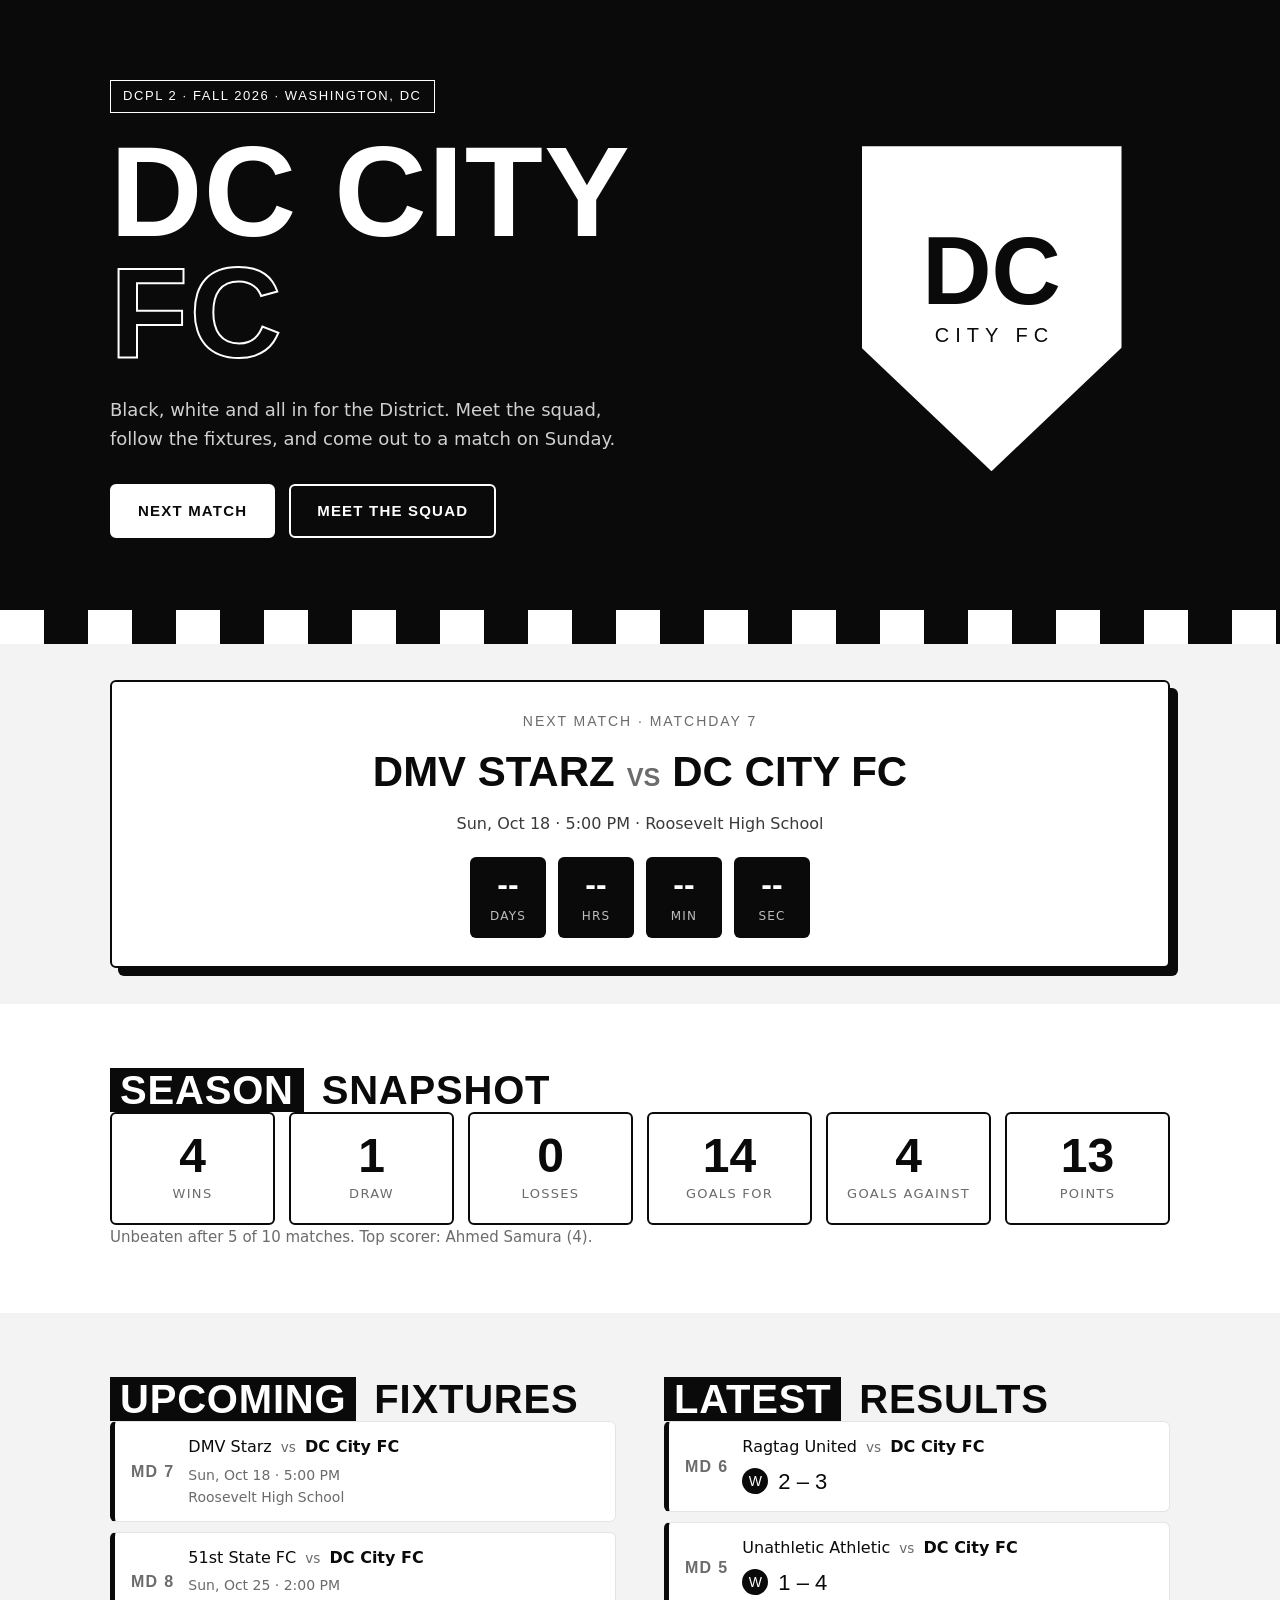
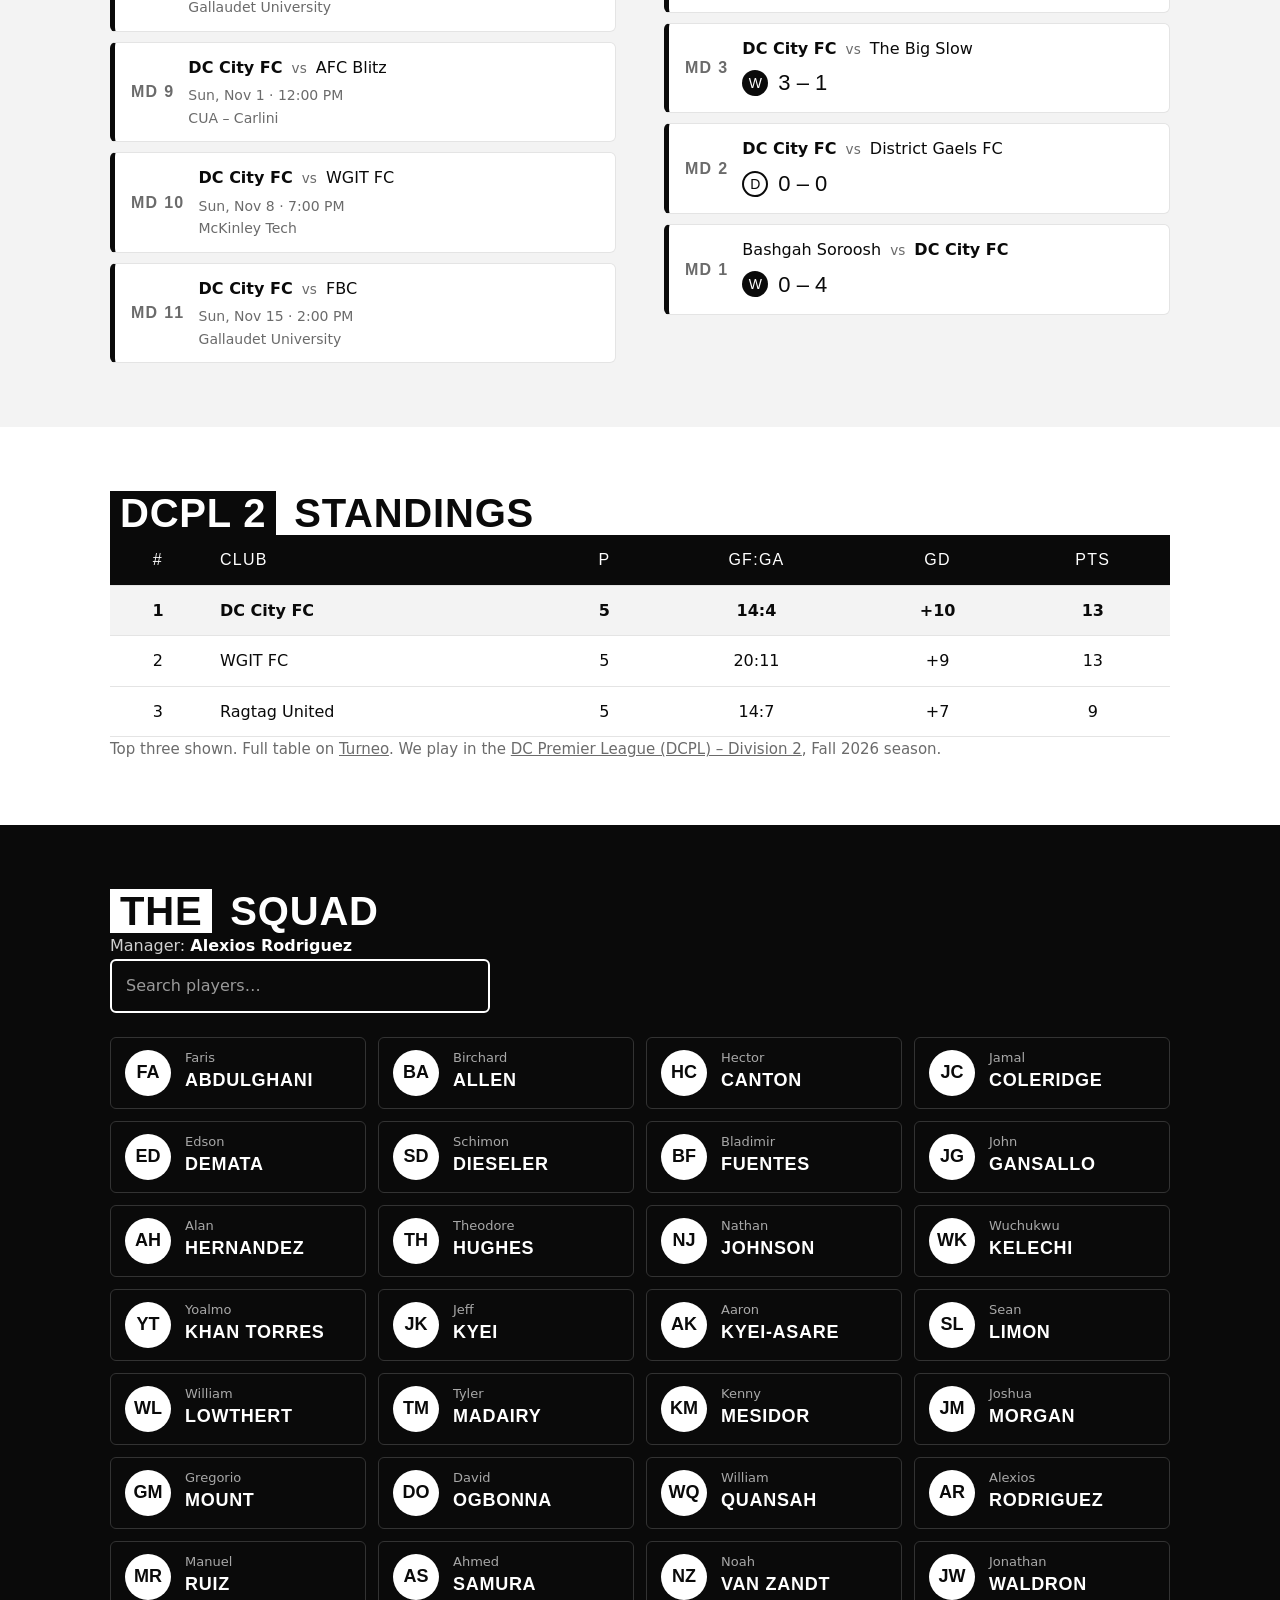
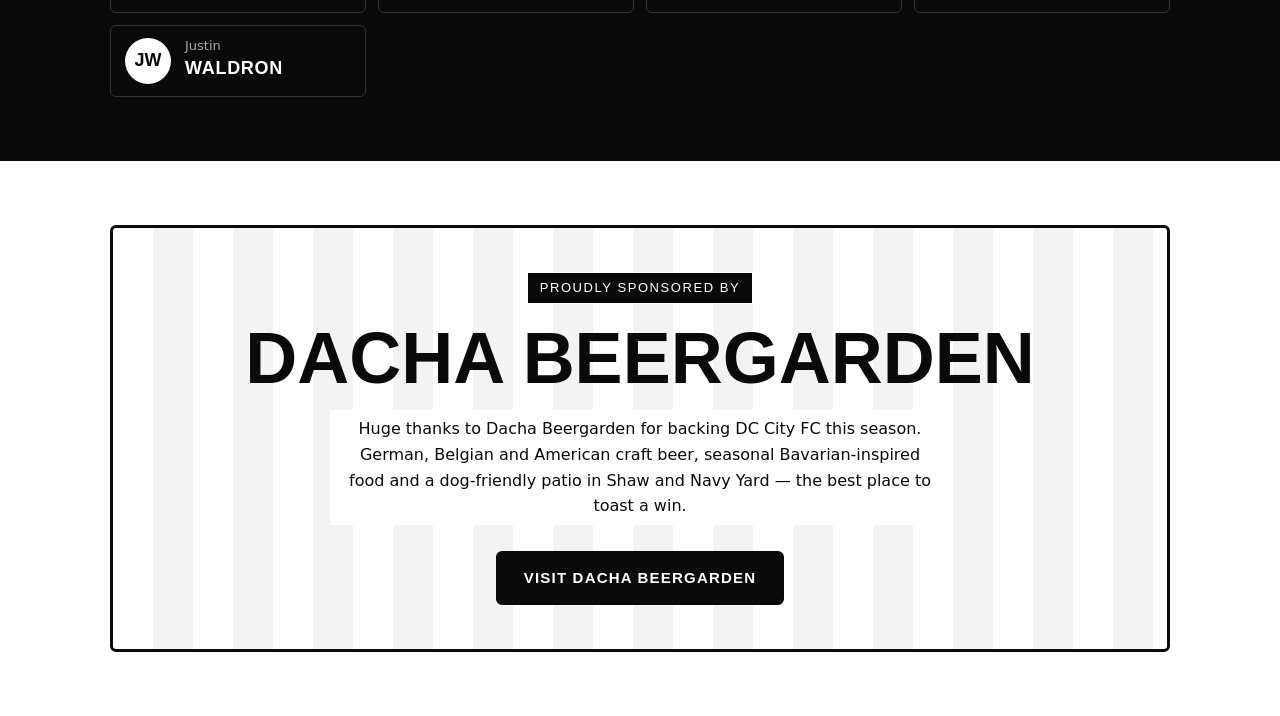
<file: index.html>
<!doctype html>
<html lang="en">
<head>
<meta charset="utf-8">
<meta name="viewport" content="width=device-width, initial-scale=1">
<meta name="robots" content="noindex">
<title>DC City FC — Homepage preview</title>
<style>
body{margin:0}
/* DC City FC — Homepage.css
   Pairs with Homepage.html + Homepage.js.
   Everything is scoped under .dcfc-page so it can drop into a WordPress theme
   without fighting the theme's own styles. Black & white palette (Juventus-inspired). */

@import url('https://fonts.googleapis.com/css2?family=Oswald:wght@500;600;700&family=Inter:wght@400;500;600;700&display=swap');

/* ---------- Tokens ---------- */
.dcfc-page {
  --black:#0a0a0a;
  --ink:#141414;
  --grey-700:#3a3a3a;
  --grey-500:#6b6b6b;
  --grey-200:#e4e4e4;
  --grey-100:#f3f3f3;
  --white:#ffffff;

  --bg:var(--white);
  --text:var(--black);
  --muted:var(--grey-500);
  --border:var(--grey-200);

  --maxw:1100px;
  --radius:6px;
  --font-display:'Oswald','Arial Narrow',Impact,sans-serif;
  --font-body:'Inter',system-ui,-apple-system,'Segoe UI',Arial,sans-serif;

  font-family:var(--font-body);
  color:var(--text);
  background:var(--bg);
  line-height:1.6;
  -webkit-font-smoothing:antialiased;
}
.dcfc-page *, .dcfc-page *::before, .dcfc-page *::after { box-sizing:border-box; }
.dcfc-page h1, .dcfc-page h2, .dcfc-page p, .dcfc-page ul, .dcfc-page figure { margin:0; padding:0; }
.dcfc-page ul { list-style:none; }
.dcfc-page a { color:inherit; }
.dcfc-page :focus-visible { outline:3px solid #8a8a8a; outline-offset:2px; }

.dcfc-visually-hidden {
  position:absolute !important; width:1px; height:1px; overflow:hidden;
  clip:rect(0 0 0 0); white-space:nowrap;
}

/* ---------- Layout ---------- */
.dcfc-container { width:100%; max-width:var(--maxw); margin:0 auto; padding:0 20px; }
.dcfc-section { padding:64px 0; }
.dcfc-section--alt { background:var(--grey-100); }
.dcfc-section--dark { background:var(--black); color:var(--white); }
.dcfc-two { display:grid; grid-template-columns:1fr; gap:48px; }
@media (min-width:860px) { .dcfc-two { grid-template-columns:1fr 1fr; } }

.dcfc-title {
  font-family:var(--font-display);
  font-weight:700; font-size:clamp(28px,4vw,40px);
  text-transform:uppercase; letter-spacing:.02em; line-height:1.1;
  margin-bottom:28px;
}
.dcfc-title span { display:inline-block; background:var(--black); color:var(--white); padding:0 10px; margin-right:6px; }
.dcfc-section--dark .dcfc-title span { background:var(--white); color:var(--black); }

.dcfc-note { margin-top:18px; color:var(--muted); font-size:15px; }
.dcfc-note a { text-decoration:underline; }

/* ---------- Buttons / badge ---------- */
.dcfc-btn {
  display:inline-block; font-family:var(--font-display); font-weight:600;
  text-transform:uppercase; letter-spacing:.08em; font-size:15px;
  padding:13px 26px; border:2px solid var(--white); border-radius:var(--radius);
  text-decoration:none; transition:background .15s, color .15s;
}
.dcfc-btn--primary { background:var(--white); color:var(--black) !important; }
.dcfc-btn--primary:hover { background:var(--black); color:var(--white) !important; }
.dcfc-btn--ghost { background:transparent; color:var(--white) !important; }
.dcfc-btn--ghost:hover { background:var(--white); color:var(--black) !important; }
.dcfc-sponsor .dcfc-btn--primary { background:var(--black); color:var(--white) !important; border-color:var(--black); }
.dcfc-sponsor .dcfc-btn--primary:hover { background:var(--white); color:var(--black) !important; }

.dcfc-badge {
  display:inline-block; font-family:var(--font-display); text-transform:uppercase;
  letter-spacing:.12em; font-size:13px; padding:5px 12px;
  border:1px solid currentColor; margin-bottom:18px;
}

/* ---------- Hero ---------- */
.dcfc-hero { background:var(--black); color:var(--white); padding:80px 0 0; position:relative; overflow:hidden; }
.dcfc-hero__grid { display:grid; grid-template-columns:1fr; gap:40px; align-items:center; padding-bottom:72px; }
@media (min-width:860px) { .dcfc-hero__grid { grid-template-columns:1.3fr .7fr; } }
.dcfc-hero h1 {
  font-family:var(--font-display); font-weight:700; text-transform:uppercase;
  font-size:clamp(56px,11vw,128px); line-height:.95; letter-spacing:.01em;
}
.dcfc-hero h1 span { -webkit-text-stroke:2px var(--white); color:transparent; }
.dcfc-hero p { max-width:520px; margin:22px 0 30px; font-size:18px; color:#d0d0d0; }
.dcfc-cta-row { display:flex; flex-wrap:wrap; gap:14px; }

.dcfc-hero__crest { display:flex; justify-content:center; }
.dcfc-crest {
  width:min(260px,70vw); aspect-ratio:4/5; background:var(--white); color:var(--black);
  display:flex; flex-direction:column; align-items:center; justify-content:center;
  clip-path:polygon(0 0,100% 0,100% 62%,50% 100%,0 62%);
  font-family:var(--font-display); text-transform:uppercase; text-align:center;
  padding-bottom:12%;
}
.dcfc-crest span { font-size:96px; font-weight:700; line-height:1; }
.dcfc-crest small { font-size:20px; letter-spacing:.3em; margin-left:.3em; }

/* Juve-style vertical stripes */
.dcfc-stripes {
  height:34px;
  background:repeating-linear-gradient(90deg,var(--white) 0 44px,var(--black) 44px 88px);
}

/* ---------- Next match ---------- */
.dcfc-next { padding:0; background:var(--grey-100); }
.dcfc-next__card {
  background:var(--white); border:2px solid var(--black); border-radius:var(--radius);
  padding:28px 24px; text-align:center;
  box-shadow:8px 8px 0 var(--black);
}
.dcfc-next { padding-bottom:0; }
.dcfc-next .dcfc-container { padding-bottom:36px; padding-top:36px; }
.dcfc-next__label { font-family:var(--font-display); text-transform:uppercase; letter-spacing:.14em; font-size:14px; color:var(--muted); }
.dcfc-next__teams { font-family:var(--font-display); text-transform:uppercase; font-size:clamp(24px,4.5vw,42px); font-weight:600; margin:6px 0; }
.dcfc-next__teams em { font-style:normal; color:var(--muted); margin:0 12px; font-size:.6em; }
.dcfc-next__meta { color:var(--grey-700); }
.dcfc-countdown { display:flex; justify-content:center; gap:12px; margin-top:20px; flex-wrap:wrap; }
.dcfc-countdown div { background:var(--black); color:var(--white); min-width:76px; padding:10px 8px; border-radius:var(--radius); }
.dcfc-countdown b { display:block; font-family:var(--font-display); font-size:32px; line-height:1.1; }
.dcfc-countdown span { font-size:12px; text-transform:uppercase; letter-spacing:.1em; color:#bdbdbd; }

/* ---------- Stats ---------- */
.dcfc-stats { display:grid; grid-template-columns:repeat(2,1fr); gap:14px; }
@media (min-width:640px) { .dcfc-stats { grid-template-columns:repeat(3,1fr); } }
@media (min-width:960px) { .dcfc-stats { grid-template-columns:repeat(6,1fr); } }
.dcfc-stat { border:2px solid var(--black); border-radius:var(--radius); padding:18px 12px; text-align:center; }
.dcfc-stat b { display:block; font-family:var(--font-display); font-size:48px; line-height:1; }
.dcfc-stat span { font-size:13px; text-transform:uppercase; letter-spacing:.1em; color:var(--muted); }

/* ---------- Matches ---------- */
.dcfc-matches { display:grid; gap:10px; }
.dcfc-match {
  display:grid; grid-template-columns:auto 1fr; gap:4px 14px; align-items:center;
  background:var(--white); border:1px solid var(--border); border-left:5px solid var(--black);
  border-radius:var(--radius); padding:12px 16px;
}
.dcfc-match__md { font-family:var(--font-display); font-weight:600; letter-spacing:.08em; color:var(--muted); grid-row:1 / span 2; }
.dcfc-match__teams { font-weight:500; }
.dcfc-match__teams em { font-style:normal; color:var(--muted); font-size:.85em; margin:0 4px; }
.dcfc-match__meta { grid-column:2; font-size:14px; color:var(--muted); }
.dcfc-match__score { grid-column:2; font-family:var(--font-display); font-size:22px; display:flex; align-items:center; gap:10px; }
.dcfc-res { display:inline-grid; place-items:center; width:26px; height:26px; background:var(--black); color:var(--white); font-size:14px; border-radius:50%; }
.dcfc-match--d .dcfc-res { background:var(--white); color:var(--black); border:2px solid var(--black); }

/* ---------- Table ---------- */
.dcfc-table-wrap { overflow-x:auto; }
.dcfc-table { width:100%; border-collapse:collapse; font-variant-numeric:tabular-nums; }
.dcfc-table th { background:var(--black); color:var(--white); font-family:var(--font-display); text-transform:uppercase; letter-spacing:.08em; font-weight:500; }
.dcfc-table th, .dcfc-table td { padding:12px 14px; text-align:center; border-bottom:1px solid var(--border); }
.dcfc-table th:nth-child(2), .dcfc-table td:nth-child(2) { text-align:left; }
.dcfc-table .is-us td { font-weight:700; background:var(--grey-100); }

/* ---------- Squad ---------- */
.dcfc-manager { margin:-10px 0 22px; color:#cfcfcf; }
.dcfc-manager strong { color:var(--white); }
.dcfc-search {
  width:100%; max-width:380px; padding:12px 14px; margin-bottom:24px; font:inherit;
  background:transparent; color:var(--white); border:2px solid var(--white); border-radius:var(--radius);
}
.dcfc-search::placeholder { color:#9a9a9a; }
.dcfc-players { display:grid; grid-template-columns:repeat(auto-fill,minmax(230px,1fr)); gap:12px; }
.dcfc-players li { display:flex; align-items:center; gap:14px; border:1px solid #333; border-radius:var(--radius); padding:12px 14px; transition:background .15s, border-color .15s; }
.dcfc-players li:hover { border-color:var(--white); background:#161616; }
.dcfc-av {
  flex:none; width:46px; height:46px; display:grid; place-items:center;
  background:var(--white); color:var(--black); border-radius:50%;
  font-family:var(--font-display); font-weight:700; font-size:18px;
}
.dcfc-players small { display:block; color:#a8a8a8; font-size:13px; line-height:1.2; }
.dcfc-players b { font-family:var(--font-display); text-transform:uppercase; letter-spacing:.04em; font-size:18px; font-weight:600; }
.dcfc-empty { color:#bdbdbd; margin-top:16px; }

/* ---------- Sponsor ---------- */
.dcfc-sponsor { background:var(--white); }
.dcfc-sponsor__card {
  border:3px solid var(--black); border-radius:var(--radius); padding:44px 28px; text-align:center;
  background:repeating-linear-gradient(90deg,var(--white) 0 40px,var(--grey-100) 40px 80px);
}
.dcfc-sponsor__card > * { position:relative; }
.dcfc-badge--dark { background:var(--black); color:var(--white); }
.dcfc-sponsor h2 {
  font-family:var(--font-display); text-transform:uppercase; font-size:clamp(36px,7vw,72px);
  line-height:1; margin-bottom:16px;
}
.dcfc-sponsor p { max-width:620px; margin:0 auto 26px; background:var(--white); padding:6px 10px; }

@media (prefers-reduced-motion:reduce) { .dcfc-page * { transition:none !important; } }

</style>
</head>
<body>
<!-- DC City FC — Homepage.html -->
<!-- Body content only (no <head>, <style>, or <script>), ready to paste into a WordPress page / Custom HTML block.
     Pair with Homepage.css and Homepage.js. All markup is namespaced under .dcfc-page.
     No header/footer block is included on purpose — the WordPress theme supplies those. -->
<!--
  CONTENT TO VERIFY BEFORE LAUNCH:
  - Roster, results, fixtures and standings were copied from the Turneo team page on 2026-10-16.
    They are static markup here; update after each matchday (or replace with a Turneo embed).
  - Match dates for past matchdays were not published on Turneo, so results show matchday numbers only.
  - Matchday 4 does not appear in Turneo's results (likely a bye) — confirm.
  - Dacha Beergarden: link goes to dachabeergarden.com; confirm which location (Shaw / Navy Yard) is the sponsor's
    and add any sponsor-approved logo/copy. Sponsor logo slot is marked below.
  - Photo slots are marked with comments; add team photos via WordPress when available.
  - Crest: replace the text monogram (.dcfc-crest) with the real club crest when available.
-->

<div class="dcfc-page" id="top" lang="en">
  <main>

    <!-- ============ HERO ============ -->
    <section class="dcfc-section dcfc-hero">
      <div class="dcfc-container dcfc-hero__grid">
        <div class="dcfc-hero__copy">
          <span class="dcfc-badge">DCPL 2 · Fall 2026 · Washington, DC</span>
          <h1>DC City <span>FC</span></h1>
          <p>Black, white and all in for the District. Meet the squad, follow the fixtures, and come out to a match on Sunday.</p>
          <div class="dcfc-cta-row">
            <a class="dcfc-btn dcfc-btn--primary" href="#fixtures">Next match</a>
            <a class="dcfc-btn dcfc-btn--ghost" href="#squad">Meet the squad</a>
          </div>
        </div>
        <div class="dcfc-hero__crest" aria-hidden="true">
          <!-- CREST: swap this monogram for the club crest image. -->
          <div class="dcfc-crest"><span>DC</span><small>CITY FC</small></div>
        </div>
      </div>
      <div class="dcfc-stripes" aria-hidden="true"></div>
    </section>

    <!-- ============ NEXT MATCH ============ -->
    <section class="dcfc-section dcfc-next" id="next">
      <div class="dcfc-container">
        <div class="dcfc-next__card" data-kickoff="2026-10-18T17:00:00-04:00">
          <div class="dcfc-next__label">Next match · Matchday 7</div>
          <div class="dcfc-next__teams">
            <span>DMV Starz</span><em>vs</em><strong>DC City FC</strong>
          </div>
          <div class="dcfc-next__meta">Sun, Oct 18 · 5:00 PM · Roosevelt High School</div>
          <div class="dcfc-countdown" aria-live="off">
            <div><b data-cd="d">--</b><span>days</span></div>
            <div><b data-cd="h">--</b><span>hrs</span></div>
            <div><b data-cd="m">--</b><span>min</span></div>
            <div><b data-cd="s">--</b><span>sec</span></div>
          </div>
        </div>
      </div>
    </section>

    <!-- ============ SEASON SNAPSHOT ============ -->
    <section class="dcfc-section" id="season">
      <div class="dcfc-container">
        <h2 class="dcfc-title"><span>Season</span> snapshot</h2>
        <div class="dcfc-stats">
          <div class="dcfc-stat"><b>4</b><span>Wins</span></div>
          <div class="dcfc-stat"><b>1</b><span>Draw</span></div>
          <div class="dcfc-stat"><b>0</b><span>Losses</span></div>
          <div class="dcfc-stat"><b>14</b><span>Goals for</span></div>
          <div class="dcfc-stat"><b>4</b><span>Goals against</span></div>
          <div class="dcfc-stat"><b>13</b><span>Points</span></div>
        </div>
        <p class="dcfc-note">Unbeaten after 5 of 10 matches. Top scorer: Ahmed Samura (4).</p>
      </div>
    </section>

    <!-- ============ RESULTS + FIXTURES ============ -->
    <section class="dcfc-section dcfc-section--alt" id="fixtures">
      <div class="dcfc-container dcfc-two">

        <div>
          <h2 class="dcfc-title"><span>Upcoming</span> fixtures</h2>
          <ul class="dcfc-matches">
            <li class="dcfc-match">
              <div class="dcfc-match__md">MD 7</div>
              <div class="dcfc-match__teams">DMV Starz <em>vs</em> <strong>DC City FC</strong></div>
              <div class="dcfc-match__meta">Sun, Oct 18 · 5:00 PM<br>Roosevelt High School</div>
            </li>
            <li class="dcfc-match">
              <div class="dcfc-match__md">MD 8</div>
              <div class="dcfc-match__teams">51st State FC <em>vs</em> <strong>DC City FC</strong></div>
              <div class="dcfc-match__meta">Sun, Oct 25 · 2:00 PM<br>Gallaudet University</div>
            </li>
            <li class="dcfc-match">
              <div class="dcfc-match__md">MD 9</div>
              <div class="dcfc-match__teams"><strong>DC City FC</strong> <em>vs</em> AFC Blitz</div>
              <div class="dcfc-match__meta">Sun, Nov 1 · 12:00 PM<br>CUA – Carlini</div>
            </li>
            <li class="dcfc-match">
              <div class="dcfc-match__md">MD 10</div>
              <div class="dcfc-match__teams"><strong>DC City FC</strong> <em>vs</em> WGIT FC</div>
              <div class="dcfc-match__meta">Sun, Nov 8 · 7:00 PM<br>McKinley Tech</div>
            </li>
            <li class="dcfc-match">
              <div class="dcfc-match__md">MD 11</div>
              <div class="dcfc-match__teams"><strong>DC City FC</strong> <em>vs</em> FBC</div>
              <div class="dcfc-match__meta">Sun, Nov 15 · 2:00 PM<br>Gallaudet University</div>
            </li>
          </ul>
        </div>

        <div>
          <h2 class="dcfc-title"><span>Latest</span> results</h2>
          <ul class="dcfc-matches">
            <li class="dcfc-match dcfc-match--w">
              <div class="dcfc-match__md">MD 6</div>
              <div class="dcfc-match__teams">Ragtag United <em>vs</em> <strong>DC City FC</strong></div>
              <div class="dcfc-match__score"><span class="dcfc-res">W</span>2 – 3</div>
            </li>
            <li class="dcfc-match dcfc-match--w">
              <div class="dcfc-match__md">MD 5</div>
              <div class="dcfc-match__teams">Unathletic Athletic <em>vs</em> <strong>DC City FC</strong></div>
              <div class="dcfc-match__score"><span class="dcfc-res">W</span>1 – 4</div>
            </li>
            <li class="dcfc-match dcfc-match--w">
              <div class="dcfc-match__md">MD 3</div>
              <div class="dcfc-match__teams"><strong>DC City FC</strong> <em>vs</em> The Big Slow</div>
              <div class="dcfc-match__score"><span class="dcfc-res">W</span>3 – 1</div>
            </li>
            <li class="dcfc-match dcfc-match--d">
              <div class="dcfc-match__md">MD 2</div>
              <div class="dcfc-match__teams"><strong>DC City FC</strong> <em>vs</em> District Gaels FC</div>
              <div class="dcfc-match__score"><span class="dcfc-res">D</span>0 – 0</div>
            </li>
            <li class="dcfc-match dcfc-match--w">
              <div class="dcfc-match__md">MD 1</div>
              <div class="dcfc-match__teams">Bashgah Soroosh <em>vs</em> <strong>DC City FC</strong></div>
              <div class="dcfc-match__score"><span class="dcfc-res">W</span>0 – 4</div>
            </li>
          </ul>
        </div>

      </div>
    </section>

    <!-- ============ STANDINGS ============ -->
    <section class="dcfc-section" id="league">
      <div class="dcfc-container">
        <h2 class="dcfc-title"><span>DCPL 2</span> standings</h2>
        <div class="dcfc-table-wrap">
          <table class="dcfc-table">
            <caption class="dcfc-visually-hidden">DCPL 2 top of the table</caption>
            <thead><tr><th>#</th><th>Club</th><th>P</th><th>GF:GA</th><th>GD</th><th>Pts</th></tr></thead>
            <tbody>
              <tr class="is-us"><td>1</td><td>DC City FC</td><td>5</td><td>14:4</td><td>+10</td><td>13</td></tr>
              <tr><td>2</td><td>WGIT FC</td><td>5</td><td>20:11</td><td>+9</td><td>13</td></tr>
              <tr><td>3</td><td>Ragtag United</td><td>5</td><td>14:7</td><td>+7</td><td>9</td></tr>
            </tbody>
          </table>
        </div>
        <p class="dcfc-note">Top three shown. Full table on
          <a href="https://web.turneoapp.com/team/82e677fa-9929-43d1-abd7-fabb3e2167ad/stats" target="_blank" rel="noopener">Turneo</a>.
          We play in the <a href="https://dcpremierleague.com/fall-2026/dcpl-2/" target="_blank" rel="noopener">DC Premier League (DCPL) – Division 2</a>, Fall 2026 season.</p>
      </div>
    </section>

    <!-- ============ SQUAD ============ -->
    <section class="dcfc-section dcfc-section--dark" id="squad">
      <div class="dcfc-container">
        <h2 class="dcfc-title"><span>The</span> squad</h2>
        <p class="dcfc-manager">Manager: <strong>Alexios Rodriguez</strong></p>

        <label class="dcfc-visually-hidden" for="dcfc-search">Search players</label>
        <input class="dcfc-search" id="dcfc-search" type="search" placeholder="Search players…" autocomplete="off">

        <ul class="dcfc-players" id="dcfc-players">
          <li data-p><span class="dcfc-av">FA</span><div><small>Faris</small><b>Abdulghani</b></div></li>
          <li data-p><span class="dcfc-av">BA</span><div><small>Birchard</small><b>Allen</b></div></li>
          <li data-p><span class="dcfc-av">HC</span><div><small>Hector</small><b>Canton</b></div></li>
          <li data-p><span class="dcfc-av">JC</span><div><small>Jamal</small><b>Coleridge</b></div></li>
          <li data-p><span class="dcfc-av">ED</span><div><small>Edson</small><b>Demata</b></div></li>
          <li data-p><span class="dcfc-av">SD</span><div><small>Schimon</small><b>Dieseler</b></div></li>
          <li data-p><span class="dcfc-av">BF</span><div><small>Bladimir</small><b>Fuentes</b></div></li>
          <li data-p><span class="dcfc-av">JG</span><div><small>John</small><b>Gansallo</b></div></li>
          <li data-p><span class="dcfc-av">AH</span><div><small>Alan</small><b>Hernandez</b></div></li>
          <li data-p><span class="dcfc-av">TH</span><div><small>Theodore</small><b>Hughes</b></div></li>
          <li data-p><span class="dcfc-av">NJ</span><div><small>Nathan</small><b>Johnson</b></div></li>
          <li data-p><span class="dcfc-av">WK</span><div><small>Wuchukwu</small><b>Kelechi</b></div></li>
          <li data-p><span class="dcfc-av">YT</span><div><small>Yoalmo</small><b>Khan Torres</b></div></li>
          <li data-p><span class="dcfc-av">JK</span><div><small>Jeff</small><b>Kyei</b></div></li>
          <li data-p><span class="dcfc-av">AK</span><div><small>Aaron</small><b>Kyei-Asare</b></div></li>
          <li data-p><span class="dcfc-av">SL</span><div><small>Sean</small><b>Limon</b></div></li>
          <li data-p><span class="dcfc-av">WL</span><div><small>William</small><b>Lowthert</b></div></li>
          <li data-p><span class="dcfc-av">TM</span><div><small>Tyler</small><b>Madairy</b></div></li>
          <li data-p><span class="dcfc-av">KM</span><div><small>Kenny</small><b>Mesidor</b></div></li>
          <li data-p><span class="dcfc-av">JM</span><div><small>Joshua</small><b>Morgan</b></div></li>
          <li data-p><span class="dcfc-av">GM</span><div><small>Gregorio</small><b>Mount</b></div></li>
          <li data-p><span class="dcfc-av">DO</span><div><small>David</small><b>Ogbonna</b></div></li>
          <li data-p><span class="dcfc-av">WQ</span><div><small>William</small><b>Quansah</b></div></li>
          <li data-p><span class="dcfc-av">AR</span><div><small>Alexios</small><b>Rodriguez</b></div></li>
          <li data-p><span class="dcfc-av">MR</span><div><small>Manuel</small><b>Ruiz</b></div></li>
          <li data-p><span class="dcfc-av">AS</span><div><small>Ahmed</small><b>Samura</b></div></li>
          <li data-p><span class="dcfc-av">NZ</span><div><small>Noah</small><b>Van Zandt</b></div></li>
          <li data-p><span class="dcfc-av">JW</span><div><small>Jonathan</small><b>Waldron</b></div></li>
          <li data-p><span class="dcfc-av">JW</span><div><small>Justin</small><b>Waldron</b></div></li>
        </ul>
        <p class="dcfc-empty" id="dcfc-empty" hidden>No players match that search.</p>
        <!-- PHOTO: team photo slot — add a <figure> here when available. -->
      </div>
    </section>

    <!-- ============ SPONSOR ============ -->
    <section class="dcfc-section dcfc-sponsor" id="sponsor">
      <div class="dcfc-container">
        <div class="dcfc-sponsor__card">
          <span class="dcfc-badge dcfc-badge--dark">Proudly sponsored by</span>
          <!-- LOGO: drop the Dacha logo <img> here when approved by the sponsor. -->
          <h2>Dacha Beergarden</h2>
          <p>Huge thanks to Dacha Beergarden for backing DC City FC this season. German, Belgian and American craft beer, seasonal Bavarian-inspired food and a dog-friendly patio in Shaw and Navy Yard — the best place to toast a win.</p>
          <a class="dcfc-btn dcfc-btn--primary" href="https://www.dachabeergarden.com" target="_blank" rel="noopener">Visit Dacha Beergarden</a>
        </div>
      </div>
    </section>

  </main>
</div>

<script>
/* DC City FC — Homepage.js
   Pairs with Homepage.html + Homepage.css.
   Progressive enhancement only — the page is fully usable with this file absent.

   Enqueue in WordPress with defer, e.g.:
     wp_enqueue_script('dcfc-homepage', get_stylesheet_directory_uri().'/Homepage.js', array(), '1.0.0', true);
*/
(function () {
  'use strict';

  var root = document.querySelector('.dcfc-page');
  if (!root) return;

  /* ---------- Next-match countdown ----------
     Kickoff comes from data-kickoff (ISO 8601 with offset) on .dcfc-next__card.
     Update that attribute + the card text after each matchday. */
  var card = root.querySelector('.dcfc-next__card');
  if (card) {
    var kickoff = new Date(card.getAttribute('data-kickoff')).getTime();
    var cells = {};
    ['d', 'h', 'm', 's'].forEach(function (k) { cells[k] = card.querySelector('[data-cd="' + k + '"]'); });
    var box = card.querySelector('.dcfc-countdown');

    var tick = function () {
      var diff = kickoff - Date.now();
      if (isNaN(kickoff)) { box.hidden = true; return true; }
      if (diff <= 0) { box.hidden = true; return true; }
      var s = Math.floor(diff / 1000);
      cells.d.textContent = Math.floor(s / 86400);
      cells.h.textContent = pad(Math.floor(s % 86400 / 3600));
      cells.m.textContent = pad(Math.floor(s % 3600 / 60));
      cells.s.textContent = pad(s % 60);
      return false;
    };
    var pad = function (n) { return n < 10 ? '0' + n : String(n); };

    if (!tick()) {
      var timer = setInterval(function () { if (tick()) clearInterval(timer); }, 1000);
    }
  }

  /* ---------- Squad search ---------- */
  var input = root.querySelector('#dcfc-search');
  var empty = root.querySelector('#dcfc-empty');
  var players = root.querySelectorAll('#dcfc-players [data-p]');
  if (input && players.length) {
    input.addEventListener('input', function () {
      var q = input.value.trim().toLowerCase();
      var shown = 0;
      players.forEach(function (li) {
        var match = !q || li.textContent.toLowerCase().indexOf(q) !== -1;
        li.hidden = !match;
        if (match) shown++;
      });
      if (empty) empty.hidden = shown > 0;
    });
  }

  /* ---------- Smooth scroll for in-page anchors ---------- */
  root.querySelectorAll('a[href^="#"]').forEach(function (a) {
    a.addEventListener('click', function (e) {
      var target = document.getElementById(a.getAttribute('href').slice(1));
      if (!target) return;
      e.preventDefault();
      var reduce = window.matchMedia && window.matchMedia('(prefers-reduced-motion: reduce)').matches;
      target.scrollIntoView({ behavior: reduce ? 'auto' : 'smooth', block: 'start' });
    });
  });
})();

</script>
</body>
</html>
</file>
